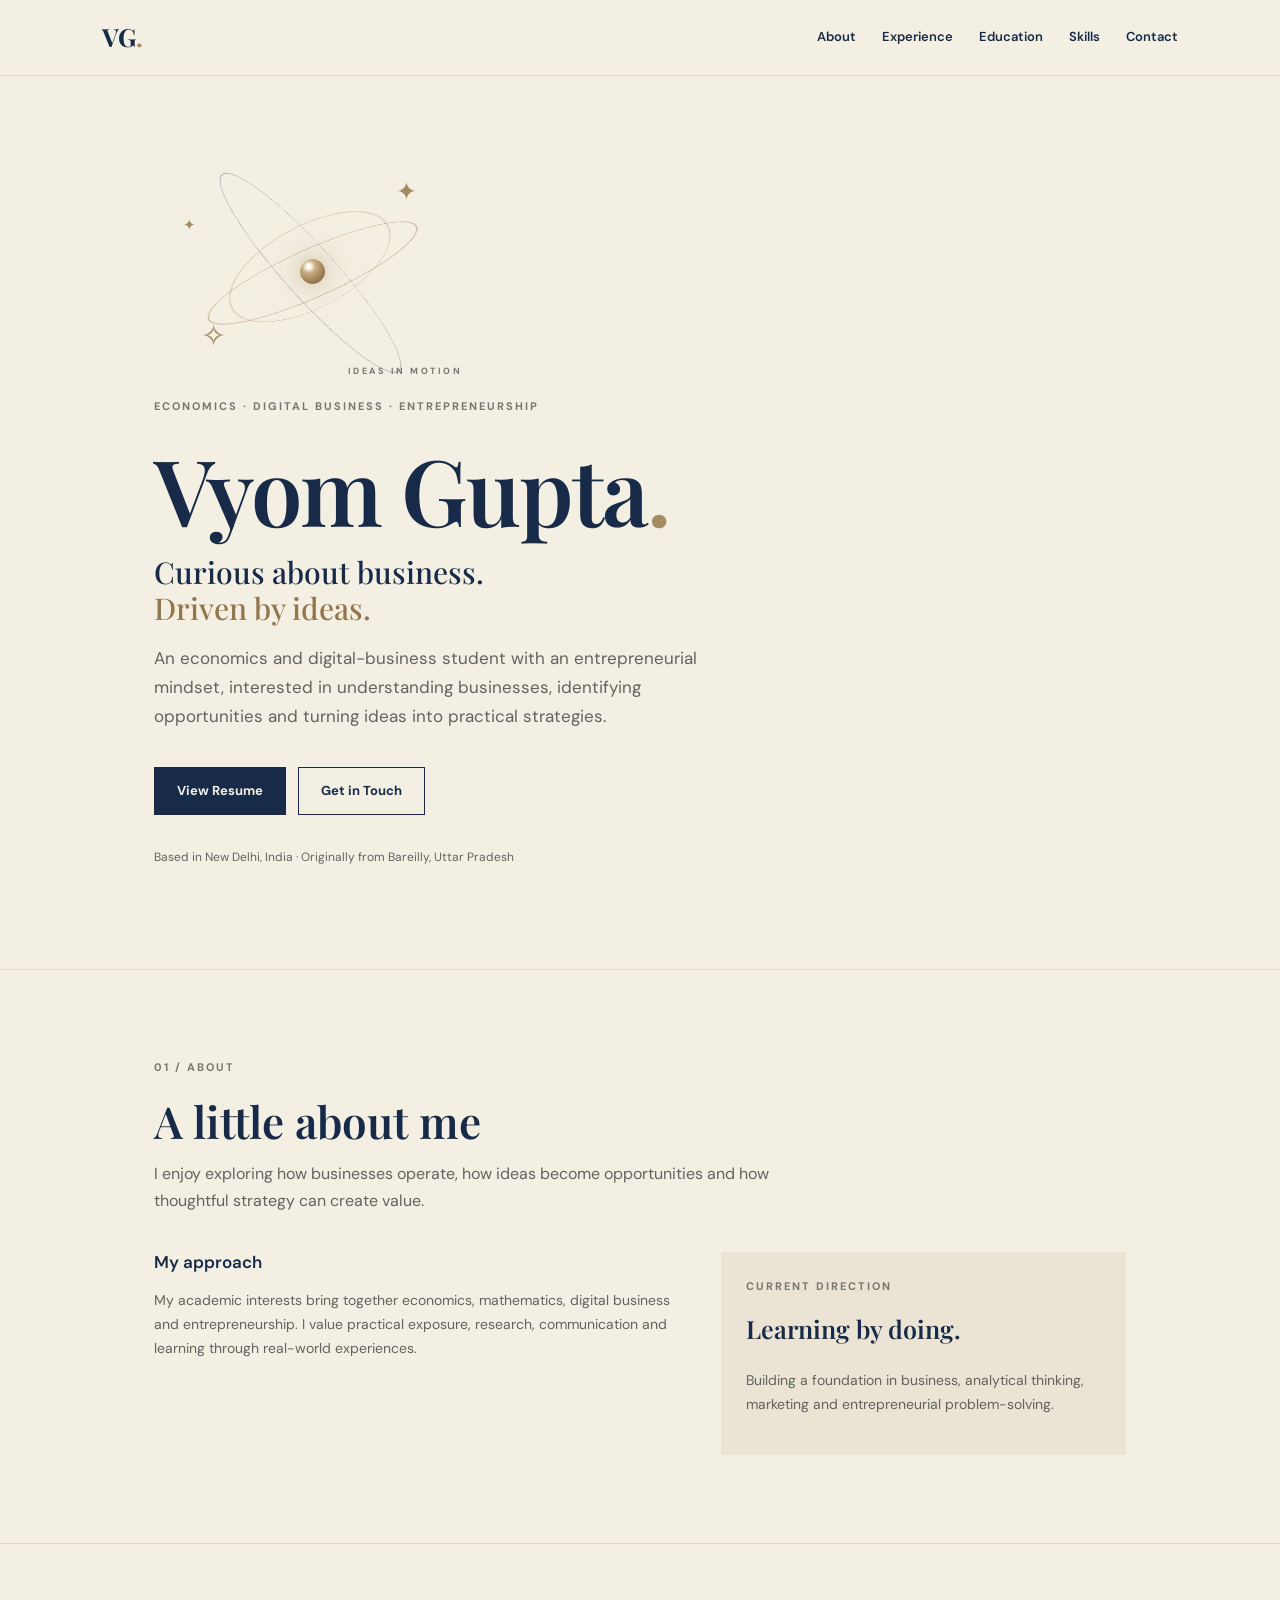
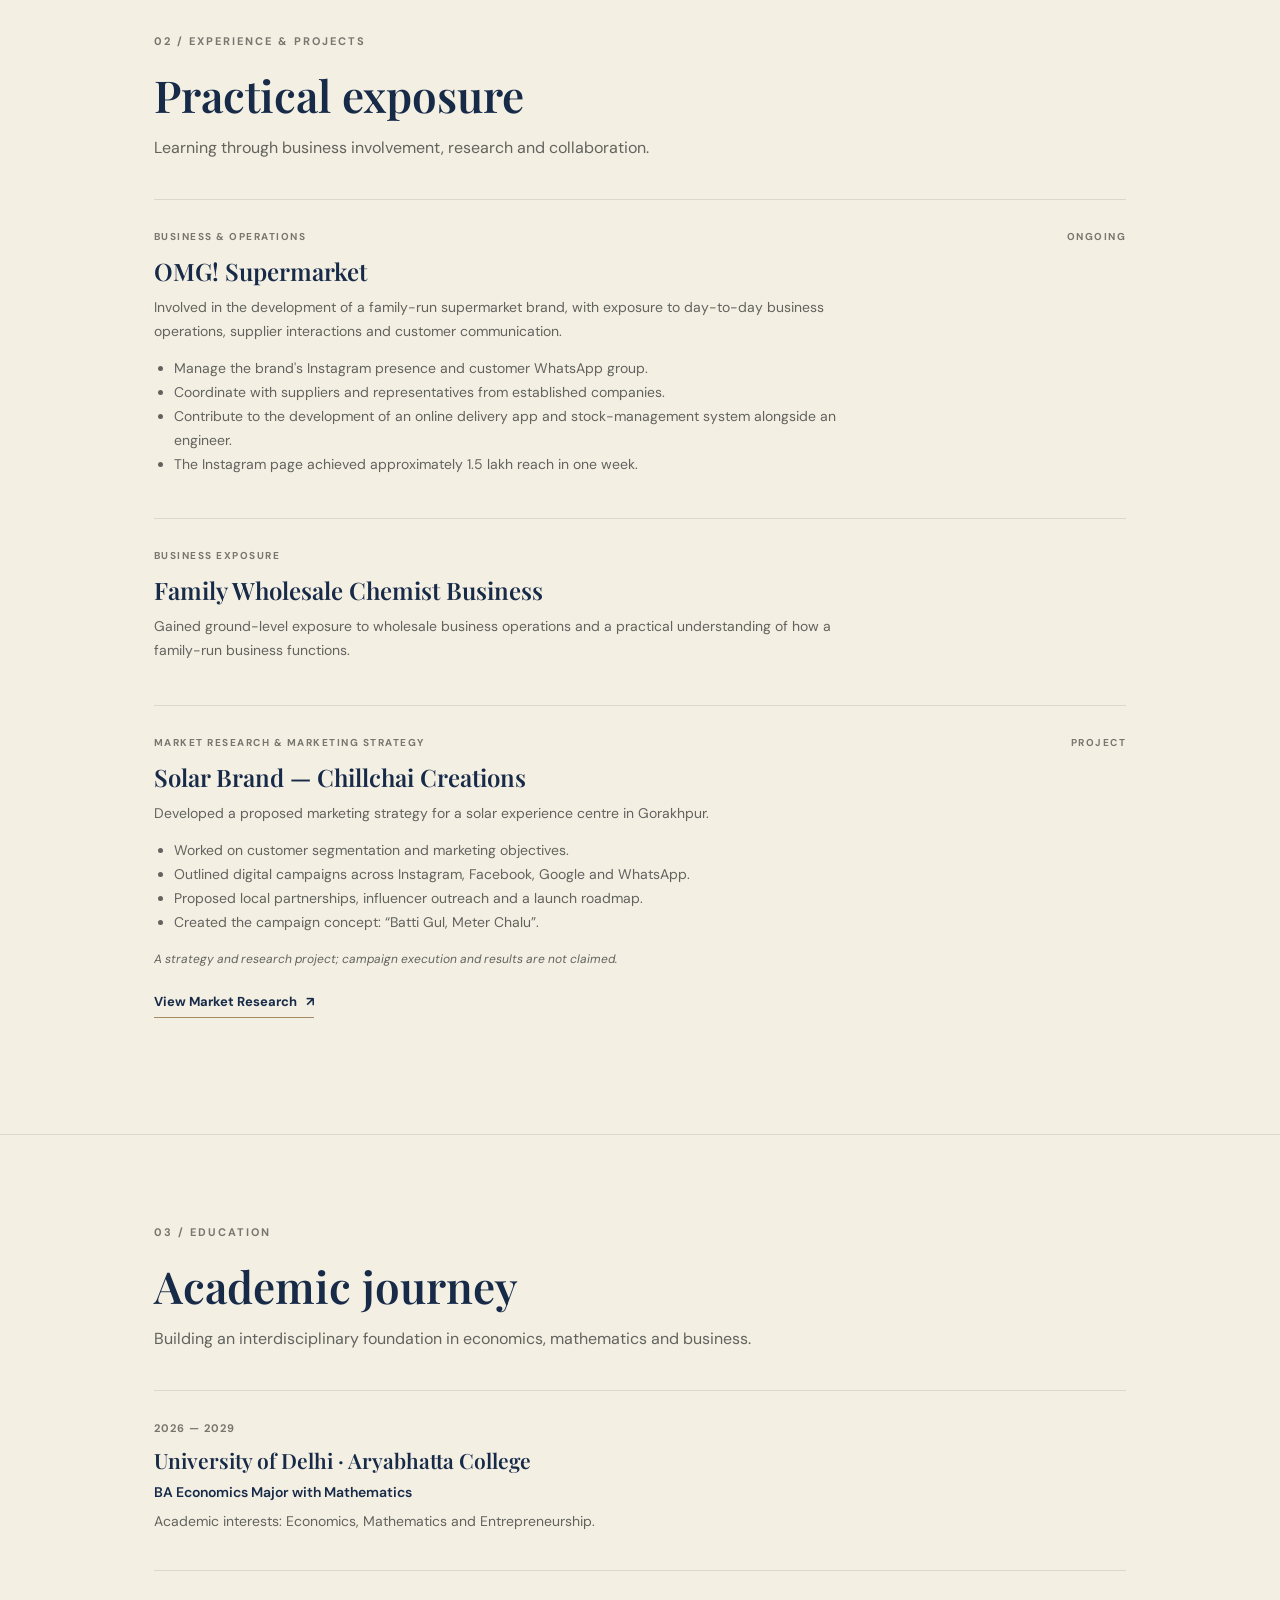
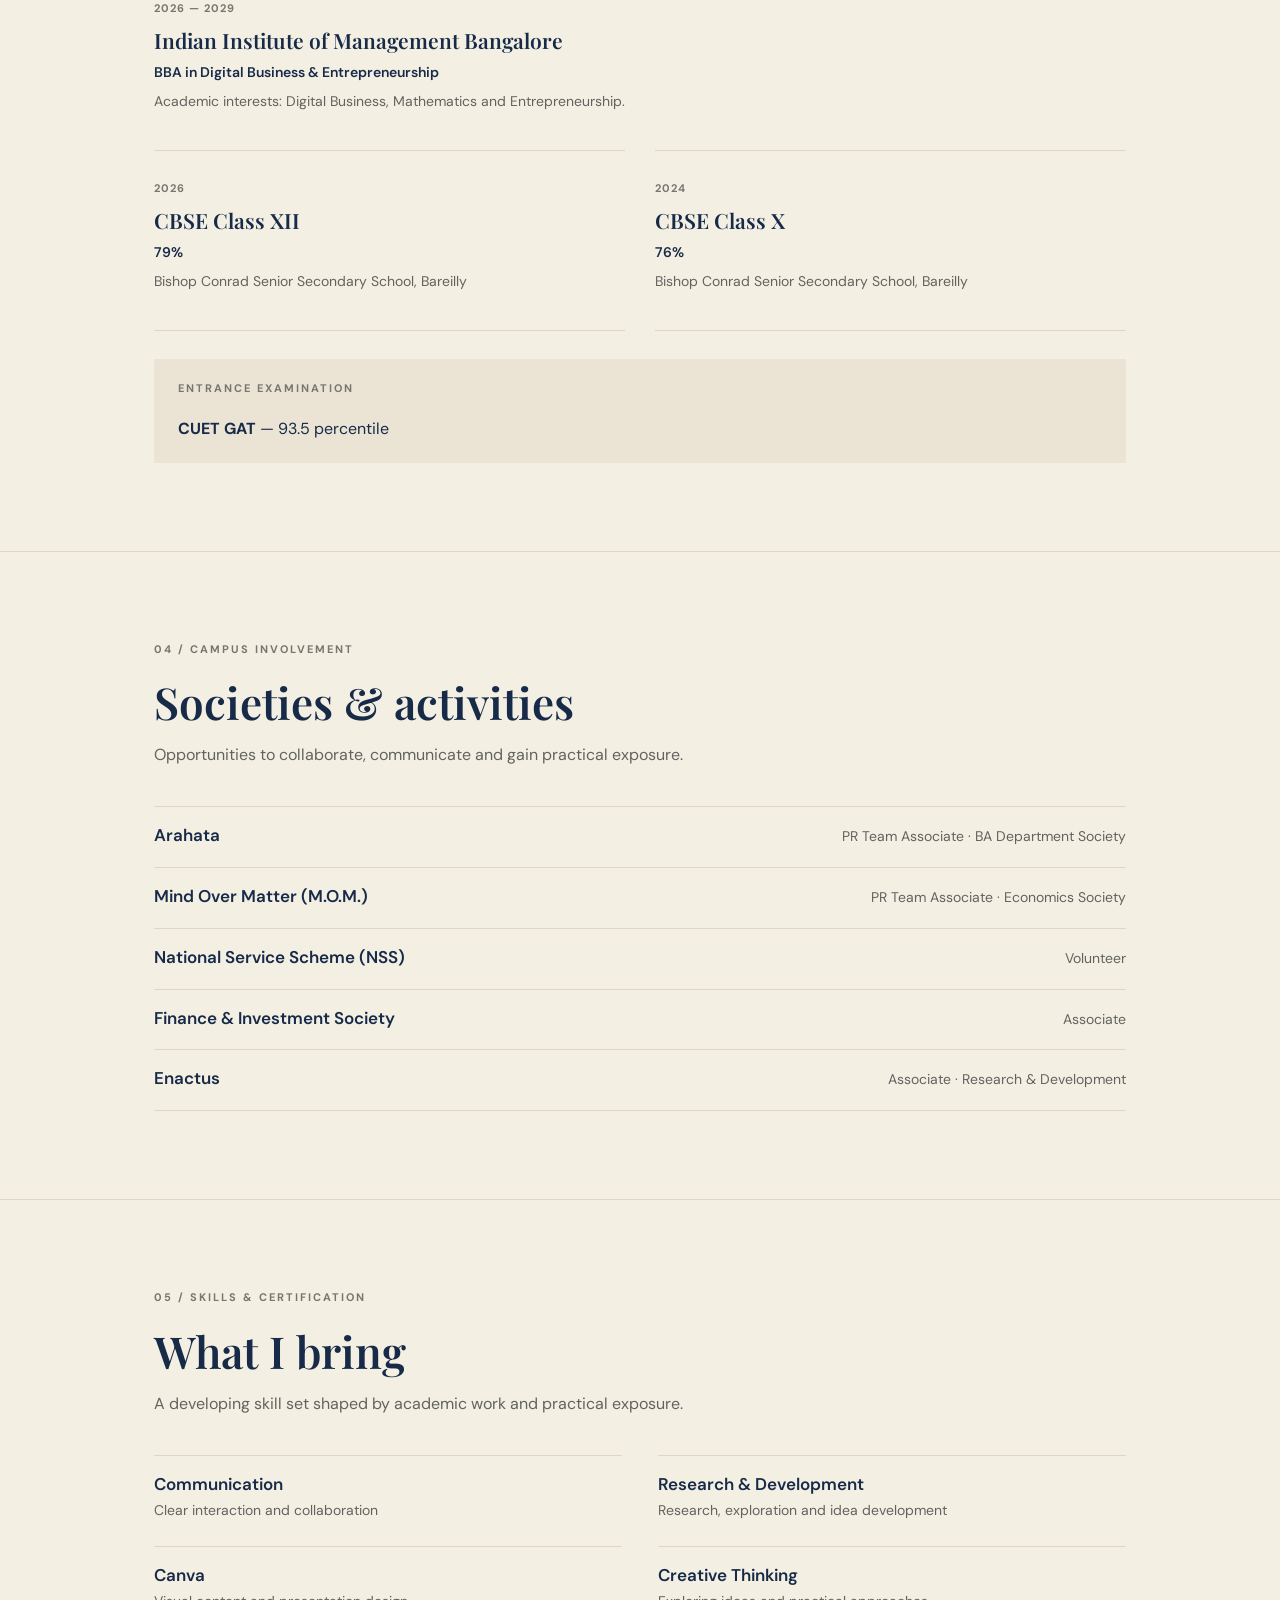
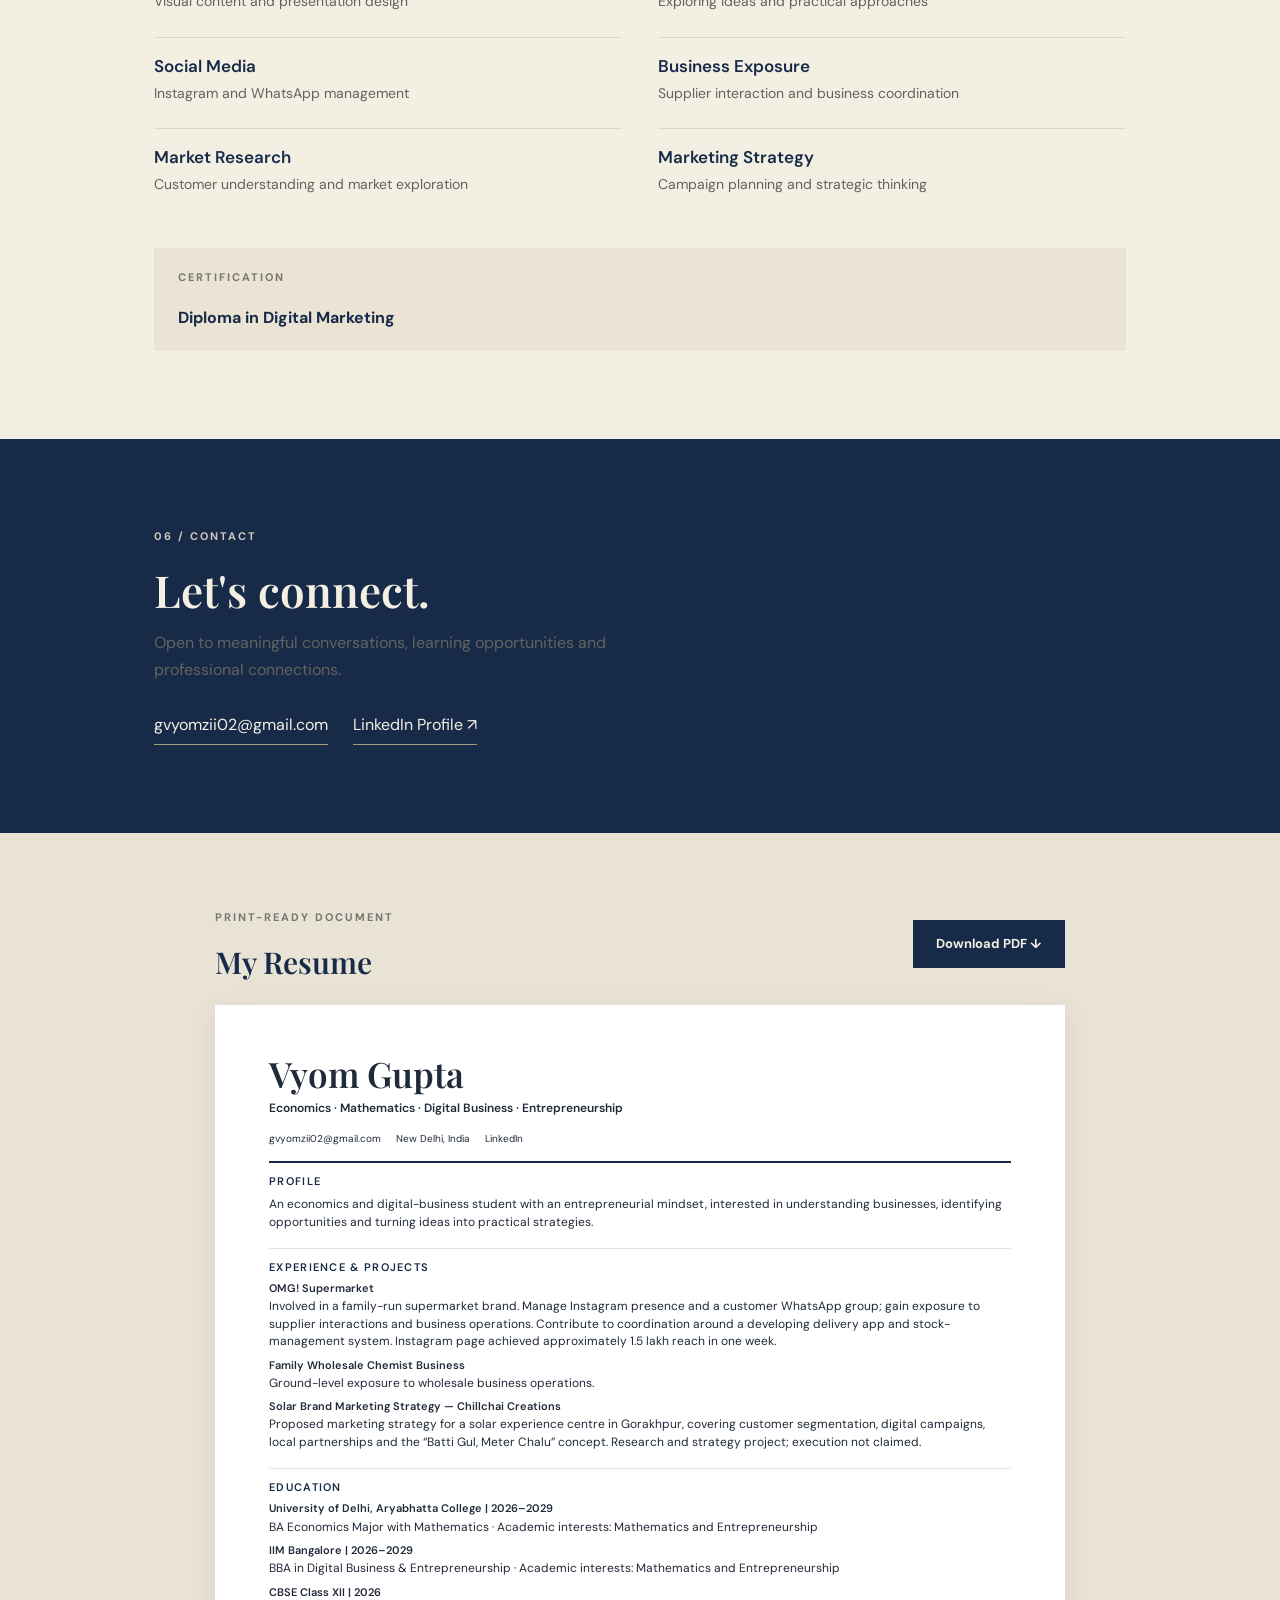
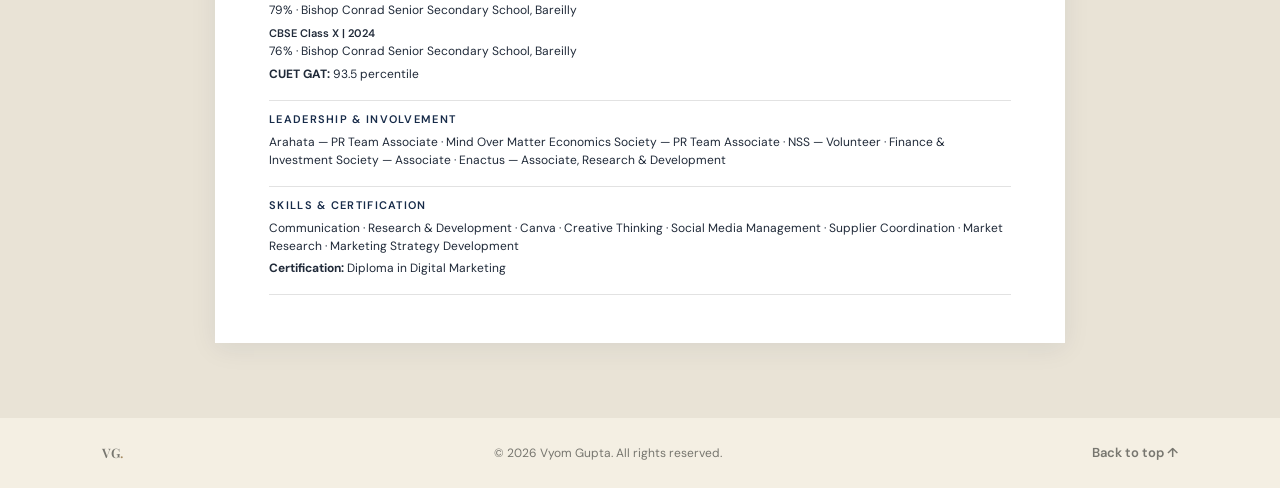
<file: index.html>
<!DOCTYPE html>
<html lang="en">
<head>
  <meta charset="UTF-8">
  <meta name="viewport" content="width=device-width, initial-scale=1.0">
  <meta name="description" content="Vyom Gupta — Economics and Digital Business student with an entrepreneurial mindset.">
  <title>Vyom Gupta | Resume</title>
  <link rel="preconnect" href="https://fonts.googleapis.com">
  <link rel="preconnect" href="https://fonts.gstatic.com" crossorigin>
  <link href="https://fonts.googleapis.com/css2?family=DM+Sans:wght@400;500;600;700&family=Playfair+Display:wght@500;600;700&display=swap" rel="stylesheet">
  <link rel="stylesheet" href="style.css">
</head>
<body>
  <header class="site-header">
    <a class="brand" href="#home">VG<span>.</span></a>
    <nav aria-label="Main navigation">
      <a href="#about">About</a><a href="#experience">Experience</a>
      <a href="#education">Education</a><a href="#skills">Skills</a><a href="#contact">Contact</a>
    </nav>
  </header>

  <main>
    <section class="hero section" id="home">
      <div class="hero-art" aria-hidden="true">
        <span class="orbit orbit-one"></span><span class="orbit orbit-two"></span>
        <span class="orbit orbit-three"></span><span class="orbit-core"></span>
        <span class="spark spark-one">✦</span><span class="spark spark-two">✧</span>
        <span class="spark spark-three">✦</span><span class="art-caption">IDEAS IN MOTION</span>
      </div>
      <p class="eyebrow">ECONOMICS · DIGITAL BUSINESS · ENTREPRENEURSHIP</p>
      <h1>Vyom Gupta<span>.</span></h1>
      <h2><span>Curious about business.</span><span class="tagline-line">Driven by ideas.</span></h2>
      <p class="hero-description">An economics and digital-business student with an entrepreneurial mindset, interested in understanding businesses, identifying opportunities and turning ideas into practical strategies.</p>
      <div class="hero-actions">
        <a class="button button-primary" href="#resume">View Resume</a>
        <a class="button button-outline" href="#contact">Get in Touch</a>
      </div>
      <p class="location">Based in New Delhi, India · Originally from Bareilly, Uttar Pradesh</p>
    </section>

    <section class="section section-border" id="about">
      <p class="eyebrow">01 / ABOUT</p>
      <div class="section-heading">
        <h2>A little about me</h2>
        <p>I enjoy exploring how businesses operate, how ideas become opportunities and how thoughtful strategy can create value.</p>
      </div>
      <div class="about-grid">
        <div>
          <h3>My approach</h3>
          <p>My academic interests bring together economics, mathematics, digital business and entrepreneurship. I value practical exposure, research, communication and learning through real-world experiences.</p>
        </div>
        <div class="about-note">
          <span class="note-label">CURRENT DIRECTION</span>
          <h3>Learning by doing.</h3>
          <p>Building a foundation in business, analytical thinking, marketing and entrepreneurial problem-solving.</p>
        </div>
      </div>
    </section>

    <section class="section section-border" id="experience">
      <p class="eyebrow">02 / EXPERIENCE & PROJECTS</p>
      <div class="section-heading">
        <h2>Practical exposure</h2>
        <p>Learning through business involvement, research and collaboration.</p>
      </div>
      <article class="experience-item">
        <div class="experience-meta"><span>BUSINESS & OPERATIONS</span><span>ONGOING</span></div>
        <h3>OMG! Supermarket</h3>
        <p>Involved in the development of a family-run supermarket brand, with exposure to day-to-day business operations, supplier interactions and customer communication.</p>
        <ul>
          <li>Manage the brand's Instagram presence and customer WhatsApp group.</li>
          <li>Coordinate with suppliers and representatives from established companies.</li>
          <li>Contribute to the development of an online delivery app and stock-management system alongside an engineer.</li>
          <li>The Instagram page achieved approximately 1.5 lakh reach in one week.</li>
        </ul>
      </article>
      <article class="experience-item">
        <div class="experience-meta"><span>BUSINESS EXPOSURE</span></div>
        <h3>Family Wholesale Chemist Business</h3>
        <p>Gained ground-level exposure to wholesale business operations and a practical understanding of how a family-run business functions.</p>
      </article>
      <article class="experience-item">
        <div class="experience-meta"><span>MARKET RESEARCH & MARKETING STRATEGY</span><span>PROJECT</span></div>
        <h3>Solar Brand — Chillchai Creations</h3>
        <p>Developed a proposed marketing strategy for a solar experience centre in Gorakhpur.</p>
        <ul>
          <li>Worked on customer segmentation and marketing objectives.</li>
          <li>Outlined digital campaigns across Instagram, Facebook, Google and WhatsApp.</li>
          <li>Proposed local partnerships, influencer outreach and a launch roadmap.</li>
          <li>Created the campaign concept: “Batti Gul, Meter Chalu”.</li>
        </ul>
        <p class="project-note">A strategy and research project; campaign execution and results are not claimed.</p>
        <a class="research-link" href="https://canva.link/nqw41b48gojyikr" target="_blank" rel="noopener noreferrer">View Market Research <span aria-hidden="true">↗</span></a>
      </article>
    </section>

    <section class="section section-border" id="education">
      <p class="eyebrow">03 / EDUCATION</p>
      <div class="section-heading">
        <h2>Academic journey</h2>
        <p>Building an interdisciplinary foundation in economics, mathematics and business.</p>
      </div>
      <article class="education-item">
        <span class="education-year">2026 — 2029</span>
        <h3>University of Delhi · Aryabhatta College</h3>
        <p class="degree">BA Economics Major with Mathematics</p>
        <p>Academic interests: Economics, Mathematics and Entrepreneurship.</p>
      </article>
      <article class="education-item">
        <span class="education-year">2026 — 2029</span>
        <h3>Indian Institute of Management Bangalore</h3>
        <p class="degree">BBA in Digital Business & Entrepreneurship</p>
        <p>Academic interests: Digital Business, Mathematics and Entrepreneurship.</p>
      </article>
      <div class="education-grid">
        <article class="education-item compact">
          <span class="education-year">2026</span><h3>CBSE Class XII</h3>
          <p class="degree">79%</p><p>Bishop Conrad Senior Secondary School, Bareilly</p>
        </article>
        <article class="education-item compact">
          <span class="education-year">2024</span><h3>CBSE Class X</h3>
          <p class="degree">76%</p><p>Bishop Conrad Senior Secondary School, Bareilly</p>
        </article>
      </div>
      <div class="achievement">
        <span class="note-label">ENTRANCE EXAMINATION</span>
        <p><strong>CUET GAT</strong> — 93.5 percentile</p>
      </div>
    </section>

    <section class="section section-border" id="involvement">
      <p class="eyebrow">04 / CAMPUS INVOLVEMENT</p>
      <div class="section-heading">
        <h2>Societies & activities</h2>
        <p>Opportunities to collaborate, communicate and gain practical exposure.</p>
      </div>
      <div class="involvement-list">
        <div><h3>Arahata</h3><p>PR Team Associate · BA Department Society</p></div>
        <div><h3>Mind Over Matter (M.O.M.)</h3><p>PR Team Associate · Economics Society</p></div>
        <div><h3>National Service Scheme (NSS)</h3><p>Volunteer</p></div>
        <div><h3>Finance & Investment Society</h3><p>Associate</p></div>
        <div><h3>Enactus</h3><p>Associate · Research & Development</p></div>
      </div>
    </section>

    <section class="section section-border" id="skills">
      <p class="eyebrow">05 / SKILLS & CERTIFICATION</p>
      <div class="section-heading">
        <h2>What I bring</h2>
        <p>A developing skill set shaped by academic work and practical exposure.</p>
      </div>
      <div class="skills-grid">
        <div><h3>Communication</h3><p>Clear interaction and collaboration</p></div>
        <div><h3>Research & Development</h3><p>Research, exploration and idea development</p></div>
        <div><h3>Canva</h3><p>Visual content and presentation design</p></div>
        <div><h3>Creative Thinking</h3><p>Exploring ideas and practical approaches</p></div>
        <div><h3>Social Media</h3><p>Instagram and WhatsApp management</p></div>
        <div><h3>Business Exposure</h3><p>Supplier interaction and business coordination</p></div>
        <div><h3>Market Research</h3><p>Customer understanding and market exploration</p></div>
        <div><h3>Marketing Strategy</h3><p>Campaign planning and strategic thinking</p></div>
      </div>
      <div class="achievement">
        <span class="note-label">CERTIFICATION</span>
        <p><strong>Diploma in Digital Marketing</strong></p>
      </div>
    </section>

    <section class="section contact-section" id="contact">
      <p class="eyebrow">06 / CONTACT</p>
      <h2>Let's connect.</h2>
      <p>Open to meaningful conversations, learning opportunities and professional connections.</p>
      <div class="contact-links">
        <a href="mailto:gvyomzii02@gmail.com?subject=Professional%20Connection&body=Hello%20Vyom%2C%0A%0AI%20came%20across%20your%20resume%20website%20and%20would%20like%20to%20connect.">gvyomzii02@gmail.com</a>
        <a href="https://www.linkedin.com/in/vyom-gupta-8268913b0/" target="_blank" rel="noopener noreferrer">LinkedIn Profile ↗</a>
      </div>
    </section>

    <section class="resume-section" id="resume">
      <div class="resume-actions">
        <div><p class="eyebrow">PRINT-READY DOCUMENT</p><h2>My Resume</h2></div>
        <a class="button button-primary" href="resume.pdf" download>Download PDF ↓</a>
      </div>
      <div class="resume-paper">
        <div class="resume-top">
          <h1>Vyom Gupta</h1>
          <p>Economics · Mathematics · Digital Business · Entrepreneurship</p>
          <div class="resume-contact">
            <a href="mailto:gvyomzii02@gmail.com">gvyomzii02@gmail.com</a>
            <span>New Delhi, India</span>
            <a href="https://www.linkedin.com/in/vyom-gupta-8268913b0/">LinkedIn</a>
          </div>
        </div>
        <div class="resume-block">
          <h2>PROFILE</h2>
          <p>An economics and digital-business student with an entrepreneurial mindset, interested in understanding businesses, identifying opportunities and turning ideas into practical strategies.</p>
        </div>
        <div class="resume-block">
          <h2>EXPERIENCE & PROJECTS</h2>
          <h3>OMG! Supermarket</h3>
          <p>Involved in a family-run supermarket brand. Manage Instagram presence and a customer WhatsApp group; gain exposure to supplier interactions and business operations. Contribute to coordination around a developing delivery app and stock-management system. Instagram page achieved approximately 1.5 lakh reach in one week.</p>
          <h3>Family Wholesale Chemist Business</h3>
          <p>Ground-level exposure to wholesale business operations.</p>
          <h3>Solar Brand Marketing Strategy — Chillchai Creations</h3>
          <p>Proposed marketing strategy for a solar experience centre in Gorakhpur, covering customer segmentation, digital campaigns, local partnerships and the “Batti Gul, Meter Chalu” concept. Research and strategy project; execution not claimed.</p>
        </div>
        <div class="resume-block">
          <h2>EDUCATION</h2>
          <h3>University of Delhi, Aryabhatta College | 2026–2029</h3>
          <p>BA Economics Major with Mathematics · Academic interests: Mathematics and Entrepreneurship</p>
          <h3>IIM Bangalore | 2026–2029</h3>
          <p>BBA in Digital Business & Entrepreneurship · Academic interests: Mathematics and Entrepreneurship</p>
          <h3>CBSE Class XII | 2026</h3>
          <p>79% · Bishop Conrad Senior Secondary School, Bareilly</p>
          <h3>CBSE Class X | 2024</h3>
          <p>76% · Bishop Conrad Senior Secondary School, Bareilly</p>
          <p><strong>CUET GAT:</strong> 93.5 percentile</p>
        </div>
        <div class="resume-block">
          <h2>LEADERSHIP & INVOLVEMENT</h2>
          <p>Arahata — PR Team Associate · Mind Over Matter Economics Society — PR Team Associate · NSS — Volunteer · Finance & Investment Society — Associate · Enactus — Associate, Research & Development</p>
        </div>
        <div class="resume-block">
          <h2>SKILLS & CERTIFICATION</h2>
          <p>Communication · Research & Development · Canva · Creative Thinking · Social Media Management · Supplier Coordination · Market Research · Marketing Strategy Development</p>
          <p><strong>Certification:</strong> Diploma in Digital Marketing</p>
        </div>
      </div>
    </section>
  </main>

  <footer class="site-footer">
    <a class="brand" href="#home">VG<span>.</span></a>
    <p>© 2026 Vyom Gupta. All rights reserved.</p>
    <a href="#home">Back to top ↑</a>
  </footer>

  <script>
    document.documentElement.classList.add("js");
    const revealTargets = document.querySelectorAll(
      ".section-border, .experience-item, .education-item, .involvement-list > div, .skills-grid > div, .achievement, .contact-section, .resume-paper"
    );
    revealTargets.forEach((element) => element.classList.add("reveal"));
    if ("IntersectionObserver" in window) {
      const revealObserver = new IntersectionObserver((entries, observer) => {
        entries.forEach((entry) => {
          if (entry.isIntersecting) {
            entry.target.classList.add("is-visible");
            observer.unobserve(entry.target);
          }
        });
      }, { threshold: 0.12, rootMargin: "0px 0px -45px 0px" });
      revealTargets.forEach((element) => revealObserver.observe(element));
    } else {
      revealTargets.forEach((element) => element.classList.add("is-visible"));
    }
  </script>
</body>
</html>
</file>
<file: style.css>
/* 1. DESIGN TOKENS */
:root {
  --navy: #172b49;
  --navy-light: #263e5e;
  --cream: #f4efe3;
  --paper: #fffdf8;
  --muted: #77766f;
  --line: #ded7c8;
  --white: #ffffff;
  --serif: "Playfair Display", Georgia, serif;
  --sans: "DM Sans", Arial, sans-serif;
}

/* 2. BASE STYLES */
* { box-sizing: border-box; }

html {
  scroll-behavior: smooth;
  scroll-padding-top: 90px;
}

body {
  margin: 0;
  background: var(--cream);
  color: var(--navy);
  font-family: var(--sans);
  font-size: 16px;
  line-height: 1.7;
}

a { color: inherit; text-decoration: none; }

a:focus-visible {
  outline: 2px solid var(--navy);
  outline-offset: 5px;
}

p { margin: 0 0 14px; }

h1, h2, h3 { margin-top: 0; line-height: 1.2; }

h1, h2 {
  font-family: var(--serif);
  font-weight: 600;
}

h3 { font-size: 17px; font-weight: 600; }

::selection { background: var(--navy); color: var(--cream); }

/* 3. NAVIGATION */
.site-header {
  min-height: 76px;
  padding: 0 8%;
  display: flex;
  align-items: center;
  justify-content: space-between;
  gap: 24px;
  border-bottom: 1px solid var(--line);
}

.brand {
  font-family: var(--serif);
  font-size: 25px;
  font-weight: 700;
}

.brand span, .hero h1 span { color: #a58b61; }

.site-header nav {
  display: flex;
  flex-wrap: wrap;
  gap: 26px;
}

.site-header nav a, .site-footer a {
  font-size: 13px;
  font-weight: 600;
}

.site-header nav a:hover, .site-footer a:hover { color: #92764d; }

/* 4. SHARED SECTIONS */
.section { padding: 88px 12%; }

.section-border { border-top: 1px solid var(--line); }

.eyebrow, .note-label {
  display: block;
  margin-bottom: 18px;
  color: var(--muted);
  font-size: 11px;
  font-weight: 700;
  letter-spacing: 2px;
}

.section-heading {
  max-width: 650px;
  margin-bottom: 38px;
}

.section-heading h2, .contact-section h2 {
  margin-bottom: 12px;
  font-size: clamp(32px, 4vw, 44px);
}

.section-heading p, .section > p:not(.eyebrow) { color: #62635f; }

/* 5. HERO */
.hero {
  min-height: 570px;
  display: flex;
  flex-direction: column;
  align-items: flex-start;
  justify-content: center;
}

.hero h1 {
  margin-bottom: 10px;
  font-size: clamp(54px, 9vw, 92px);
  letter-spacing: -2px;
}

.hero h2 {
  margin-bottom: 18px;
  font-size: clamp(22px, 3vw, 30px);
  font-weight: 500;
}

.hero-description {
  max-width: 590px;
  color: #62635f;
  font-size: 17px;
}

.hero-actions { display: flex; flex-wrap: wrap; gap: 12px; margin: 22px 0; }

.button {
  display: inline-block;
  padding: 12px 22px;
  border: 1px solid var(--navy);
  font-size: 13px;
  font-weight: 700;
}

.button-primary { background: var(--navy); color: var(--cream); }
.button-primary:hover { background: var(--navy-light); }
.button-outline:hover { background: var(--navy); color: var(--cream); }

.location { margin-top: 10px; color: var(--muted); font-size: 12px; }

/* 6. ABOUT */
.about-grid {
  display: grid;
  grid-template-columns: 1.3fr 1fr;
  gap: 40px;
}

.about-grid p, .experience-item p, .education-item p,
.involvement-list p, .skills-grid p {
  color: #62635f;
  font-size: 14px;
}

.about-note { padding: 25px; background: #ebe4d5; }
.about-note h3 { font-family: var(--serif); font-size: 25px; }

/* 7. EXPERIENCE */
.experience-item { padding: 28px 0; border-top: 1px solid var(--line); }

.experience-meta {
  display: flex;
  justify-content: space-between;
  gap: 16px;
  margin-bottom: 12px;
  color: var(--muted);
  font-size: 10px;
  font-weight: 700;
  letter-spacing: 1.5px;
}

.experience-item h3 {
  margin-bottom: 10px;
  font-family: var(--serif);
  font-size: 24px;
}

.experience-item > p, .experience-item ul { max-width: 720px; }

.experience-item ul {
  padding-left: 20px;
  color: #62635f;
  font-size: 14px;
}

.project-note { font-size: 12px !important; font-style: italic; }

/* 8. EDUCATION */
.education-item { padding: 22px 0; border-top: 1px solid var(--line); }

.education-year {
  color: var(--muted);
  font-size: 11px;
  font-weight: 700;
  letter-spacing: 1px;
}

.education-item h3 {
  margin: 8px 0;
  font-family: var(--serif);
  font-size: 21px;
}

.education-item .degree { margin-bottom: 5px; color: var(--navy); font-weight: 600; }

.education-grid { display: grid; grid-template-columns: 1fr 1fr; gap: 30px; }
.education-item.compact { border-bottom: 1px solid var(--line); }
.achievement { margin-top: 28px; padding: 20px 24px; background: #ebe4d5; }
.achievement p { margin: 0; }

/* 9. SOCIETIES AND SKILLS */
.involvement-list { border-top: 1px solid var(--line); }

.involvement-list div {
  display: flex;
  justify-content: space-between;
  gap: 24px;
  padding: 18px 0;
  border-bottom: 1px solid var(--line);
}

.involvement-list h3, .involvement-list p { margin: 0; }

.skills-grid {
  display: grid;
  grid-template-columns: repeat(2, 1fr);
  gap: 0 36px;
}

.skills-grid div { padding: 18px 0; border-top: 1px solid var(--line); }
.skills-grid h3, .skills-grid p { margin-bottom: 5px; }

/* 10. CONTACT AND FOOTER */
.contact-section { background: var(--navy); color: var(--cream); }
.contact-section .eyebrow, .contact-section > p { color: #d0c9bb; }
.contact-section > p:not(.eyebrow) { max-width: 530px; }

.contact-links { display: flex; flex-wrap: wrap; gap: 25px; margin-top: 28px; }

.contact-links a { border-bottom: 1px solid #a99b83; padding-bottom: 5px; }
.contact-links a:hover { color: #d6c5a5; }

.site-footer {
  display: flex;
  justify-content: space-between;
  align-items: center;
  gap: 20px;
  padding: 24px 8%;
  color: var(--muted);
}

.site-footer p { margin: 0; font-size: 12px; }

/* 11. PRINTABLE RESUME */
.resume-section { padding: 75px 8%; background: #e9e3d6; }

.resume-actions {
  display: flex;
  align-items: center;
  justify-content: space-between;
  gap: 20px;
  max-width: 850px;
  margin: 0 auto 25px;
}

.resume-actions h2 { margin: 0; font-size: 30px; }

.resume-paper {
  max-width: 850px;
  margin: auto;
  padding: 48px 54px;
  background: var(--white);
  color: #202a39;
  box-shadow: 0 5px 25px rgba(23, 43, 73, 0.08);
  font-size: 12px;
  line-height: 1.45;
}

.resume-top { padding-bottom: 15px; border-bottom: 2px solid var(--navy); }
.resume-top h1 { margin-bottom: 5px; font-size: 35px; }
.resume-top > p { font-weight: 600; }

.resume-contact { display: flex; flex-wrap: wrap; gap: 15px; font-size: 10px; }

.resume-block { padding: 12px 0; border-bottom: 1px solid #e2e2e2; }

.resume-block h2 {
  margin-bottom: 8px;
  color: var(--navy);
  font-family: var(--sans);
  font-size: 11px;
  letter-spacing: 1.3px;
}

.resume-block h3 { margin: 8px 0 3px; font-size: 11px; }
.resume-block p { margin-bottom: 5px; }

/* 12. MOBILE LAYOUT */
@media (max-width: 700px) {
  .site-header { align-items: flex-start; flex-direction: column; padding: 18px 6%; }
  .site-header nav { gap: 12px 18px; }
  .section { padding: 65px 7%; }
  .hero { min-height: 520px; }
  .about-grid, .education-grid, .skills-grid { grid-template-columns: 1fr; }
  .involvement-list div { flex-direction: column; gap: 4px; }
  .resume-section { padding: 50px 4%; }
  .resume-actions { align-items: flex-start; flex-direction: column; }
  .resume-paper { padding: 28px 22px; }
  .resume-contact { flex-direction: column; gap: 4px; }
  .site-footer { align-items: flex-start; flex-direction: column; padding: 25px 7%; }
}

/* 13. A4 PRINT */
@page { size: A4; margin: 10mm; }

@media print {
  body * { visibility: hidden; }
  #resume, #resume * { visibility: visible; }

  #resume {
    position: absolute;
    top: 0;
    left: 0;
    width: 100%;
    padding: 0;
    background: white;
  }

  #resume .resume-actions { display: none; }

  #resume .resume-paper {
    max-width: none;
    margin: 0;
    padding: 0;
    box-shadow: none;
    font-size: 8.5px;
    line-height: 1.25;
  }

  #resume .resume-top h1 { font-size: 25px; }
  #resume .resume-block { padding: 7px 0; }
  #resume .resume-block h2, #resume .resume-block h3 { font-size: 9px; }
  #resume .resume-contact { font-size: 8px; }
  #resume a { color: #202a39; }
}


/* 14. HERO ART & MOTION */
.hero { position: relative; overflow: hidden; isolation: isolate; }
.hero-art {
  position: relative; width: clamp(190px, 27vw, 300px); height: clamp(150px, 20vw, 215px);
  margin: 0 0 18px 8px; display: grid; place-items: center; perspective: 700px;
  animation: art-arrive 1.1s cubic-bezier(.2,.75,.25,1) both;
}
.orbit { position: absolute; display: block; width: 76%; height: 48%; border: 1px solid rgba(165,139,97,.72); border-radius: 50%; transform-style: preserve-3d; }
.orbit-one { transform: rotate(-24deg) rotateX(62deg); animation: orbit-spin 12s linear infinite; }
.orbit-two { width: 88%; height: 58%; border-color: rgba(23,43,73,.36); transform: rotate(48deg) rotateX(66deg); animation: orbit-spin-reverse 16s linear infinite; }
.orbit-three { width: 62%; height: 82%; border-color: rgba(165,139,97,.42); transform: rotate(62deg) rotateY(64deg); animation: orbit-float 5s ease-in-out infinite; }
.orbit-core { width: 25px; height: 25px; border-radius: 50%; background: radial-gradient(circle at 35% 30%, #fffdf8 0 8%, #c8ae80 28%, #92764d 72%); box-shadow: 0 0 24px rgba(165,139,97,.5), 0 0 55px rgba(165,139,97,.22); animation: core-pulse 3s ease-in-out infinite; }
.spark { position: absolute; color: #a58b61; line-height: 1; animation: sparkle 2.8s ease-in-out infinite; }
.spark-one { top: 7%; right: 15%; font-size: 25px; }
.spark-two { bottom: 13%; left: 13%; font-size: 30px; animation-delay: .7s; }
.spark-three { top: 25%; left: 7%; font-size: 15px; animation-delay: 1.3s; }
.art-caption { position: absolute; right: 0; bottom: 0; color: var(--muted); font-size: 9px; font-weight: 700; letter-spacing: 2.5px; }
.hero h2 span { display: block; }
.hero h2 .tagline-line { white-space: nowrap; color: #92764d; }
.research-link { display: inline-flex; align-items: center; gap: 9px; margin-top: 8px; padding-bottom: 4px; border-bottom: 1px solid #a58b61; color: var(--navy); font-size: 13px; font-weight: 700; transition: gap .25s ease, color .25s ease; }
.research-link:hover { gap: 15px; color: #92764d; }
.js .reveal { opacity: 0; transform: translateY(28px); transition: opacity .75s ease, transform .75s cubic-bezier(.2,.7,.2,1); }
.js .reveal.is-visible { opacity: 1; transform: translateY(0); }
@keyframes orbit-spin { from { transform: rotate(-24deg) rotateX(62deg) rotateZ(0deg); } to { transform: rotate(-24deg) rotateX(62deg) rotateZ(360deg); } }
@keyframes orbit-spin-reverse { from { transform: rotate(48deg) rotateX(66deg) rotateZ(360deg); } to { transform: rotate(48deg) rotateX(66deg) rotateZ(0deg); } }
@keyframes orbit-float { 0%,100% { transform: rotate(62deg) rotateY(64deg) translateY(0); } 50% { transform: rotate(62deg) rotateY(64deg) translateY(-8px); } }
@keyframes core-pulse { 0%,100% { transform: scale(.88); box-shadow: 0 0 18px rgba(165,139,97,.35); } 50% { transform: scale(1.14); box-shadow: 0 0 32px rgba(165,139,97,.65); } }
@keyframes sparkle { 0%,100% { opacity: .45; transform: scale(.8) rotate(0deg); } 50% { opacity: 1; transform: scale(1.25) rotate(18deg); } }
@keyframes art-arrive { from { opacity: 0; transform: translateY(24px) scale(.88); } to { opacity: 1; transform: translateY(0) scale(1); } }
@media (max-width: 700px) { .hero-art { width: 210px; height: 165px; margin-left: 0; } .hero h2 .tagline-line { font-size: clamp(20px, 5.4vw, 28px); } }
@media (prefers-reduced-motion: reduce) {
  html { scroll-behavior: auto; }
  *, *::before, *::after { animation-duration: .01ms !important; animation-iteration-count: 1 !important; transition-duration: .01ms !important; scroll-behavior: auto !important; }
  .js .reveal { opacity: 1; transform: none; }
}
</file>
